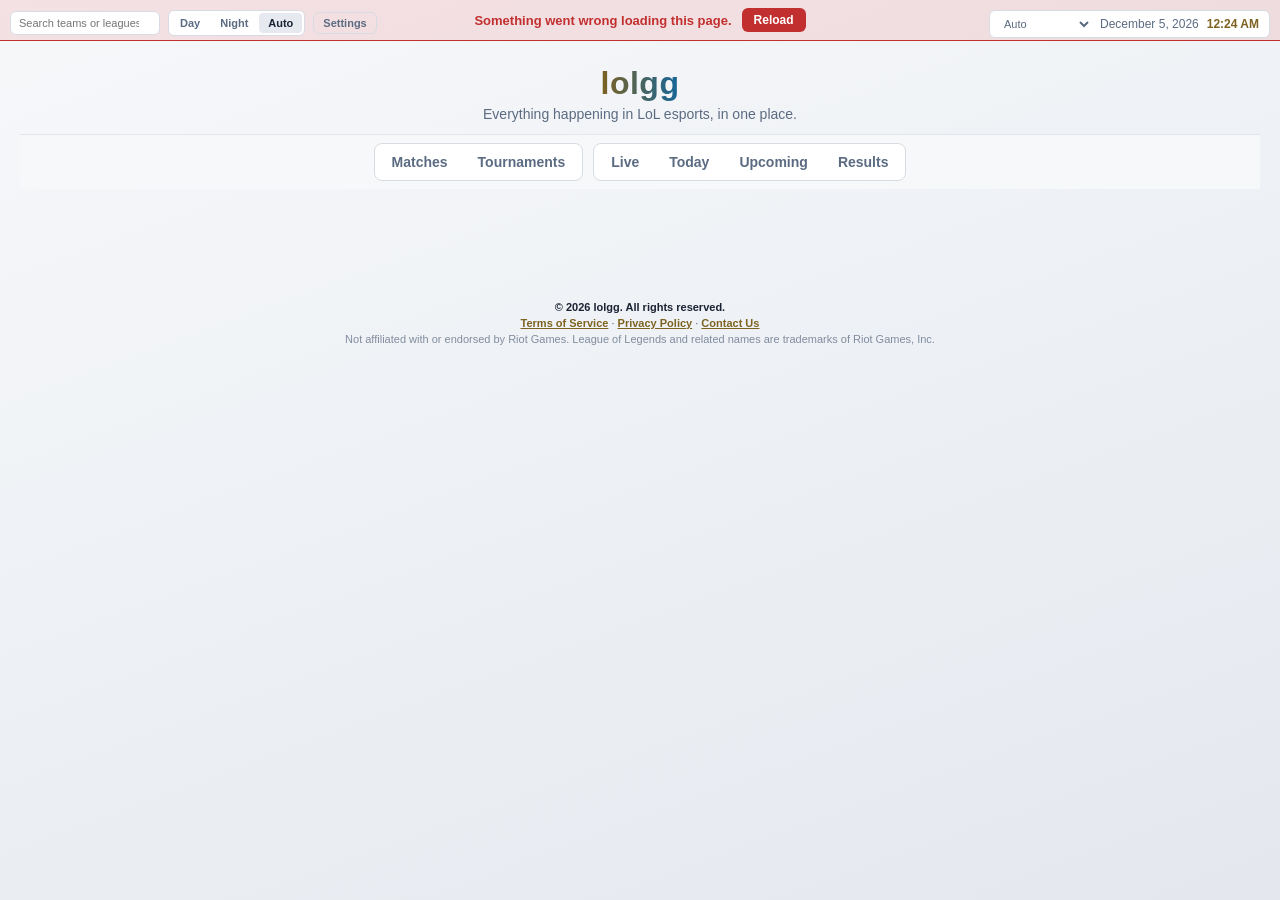
<file: index.html>
<!DOCTYPE html>
<html lang="en">
<head>
<meta charset="UTF-8" />
<meta name="viewport" content="width=device-width, initial-scale=1.0" />
<title>lolgg</title>
<meta name="description" content="Live League of Legends esports scores, schedules, brackets, standings and streams for every major league, in your time zone." />
<link rel="canonical" href="https://hle0110.github.io/lolgg/" />
<meta property="og:type" content="website" />
<meta property="og:site_name" content="lolgg" />
<meta property="og:title" content="lolgg: LoL esports scores, schedules and brackets" />
<meta property="og:description" content="Live scores, schedules, brackets, standings and streams for every major League of Legends league." />
<meta property="og:url" content="https://hle0110.github.io/lolgg/" />
<meta property="og:image" content="https://hle0110.github.io/lolgg/icons/icon-512.png" />
<meta name="twitter:card" content="summary" />
<meta name="theme-color" content="#0a1428" />
<link rel="manifest" href="manifest.json" />
<link rel="icon" href="icons/favicon.ico" sizes="any" />
<link rel="icon" type="image/png" href="icons/icon-192.png" />
<link rel="apple-touch-icon" href="icons/icon-192.png" />
<script>try { document.documentElement.setAttribute("data-theme", localStorage.getItem("lolgg_theme") || "auto"); if (localStorage.getItem("lolgg_hide_scores") === "1") document.documentElement.classList.add("hide-scores"); } catch (e) { document.documentElement.setAttribute("data-theme", "auto"); }</script>
<link rel="stylesheet" href="style.css?v=20261002z6" />
<link rel="stylesheet" href="esports.css?v=20261115a" />
</head>
<body>
  <div id="tz-picker" class="tz-picker">
    <div class="site-search" id="site-search">
      <input type="search" id="site-search-input" class="site-search-input" placeholder="Search teams or leagues…" aria-label="Search teams or leagues" autocomplete="off" />
      <div id="site-search-results" class="site-search-results" role="listbox" aria-label="Search results"></div>
    </div>
    <div id="theme-toggle" class="theme-toggle" role="group" aria-label="Theme">
      <button type="button" class="theme-btn" data-theme-choice="light">Day</button>
      <button type="button" class="theme-btn" data-theme-choice="dark">Night</button>
      <button type="button" class="theme-btn" data-theme-choice="auto">Auto</button>
    </div>
    <details class="settings-menu" id="settings-menu">
      <summary class="theme-btn">Settings</summary>
      <div class="settings-panel">
        <button type="button" id="scores-toggle" class="theme-btn" aria-pressed="false" title="Hide series scores and winners">Hide scores</button>
        <button type="button" id="notify-btn" class="theme-btn hidden" aria-pressed="false" title="Alerts when a favorite team goes live, while this tab is open">Notify Me</button>
      </div>
    </details>
  </div>
  <div id="top-clock" class="top-clock">
    <select id="tz-select" class="tz-select" aria-label="Time zone"></select>
    <span id="top-clock-date" class="top-clock-date"></span>
    <span id="top-clock-time" class="top-clock-time"></span>
  </div>
  <div id="event-toast-container" class="event-toast-container"></div>
  <div id="offline-banner" class="offline-banner hidden" role="status">You're offline. Live data will resume once you're back online.</div>
  <div id="fatal-error-banner" class="fatal-error-banner hidden" role="alert"></div>
  <header>
    <h1><a href="#/" class="brand-link">lolgg</a></h1>
    <p>Everything happening in LoL esports, in one place.</p>
    <nav class="site-nav" id="tabs" aria-label="Browse">
      <div class="seg" role="group" aria-label="View">
        <button type="button" class="seg-btn" data-view="matches" aria-pressed="true">Matches</button>
        <button type="button" class="seg-btn" data-view="tournaments" aria-pressed="false">Tournaments</button>
      </div>
      <div class="seg" role="group" aria-label="Status">
        <button type="button" class="seg-btn" data-status="live" aria-pressed="true">Live</button>
        <button type="button" class="seg-btn" data-status="today" aria-pressed="false">Today</button>
        <button type="button" class="seg-btn" data-status="upcoming" aria-pressed="false">Upcoming</button>
        <button type="button" class="seg-btn" data-status="completed" aria-pressed="false">Results</button>
      </div>
    </nav>
  </header>

  <div id="home-view">
    <div id="champion-banner" class="champion-banner hidden"></div>
    <div id="league-filter" class="league-filter"></div>

    <main id="esports-main">
      <p class="data-freshness" id="home-freshness"></p>
      <section id="tab-content"></section>
    </main>
  </div>

  <div id="match-view" class="hidden">
    <main id="match-main" class="match-page"></main>
  </div>

  <div id="tournament-view" class="hidden">
    <main id="tournament-main" class="match-page"></main>
  </div>

  <div id="team-view" class="hidden">
    <main id="team-main" class="match-page"></main>
  </div>

  <footer>
    <p class="footer-copyright">&copy; 2026 lolgg. All rights reserved.</p>
    <p class="footer-links"><a href="terms.html">Terms of Service</a> &middot; <a href="privacy.html">Privacy Policy</a> &middot; <a href="contact.html">Contact Us</a></p>
    <p class="footer-disclaimer">Not affiliated with or endorsed by Riot Games. League of Legends and related names are trademarks of Riot Games, Inc.</p>
  </footer>

  <script src="app.js?v=20261115a"></script>
  <script>
    if ("serviceWorker" in navigator) {
      window.addEventListener("load", () => navigator.serviceWorker.register("sw.js").catch(() => {}));
    }
  </script>
</body>
</html>
</file>
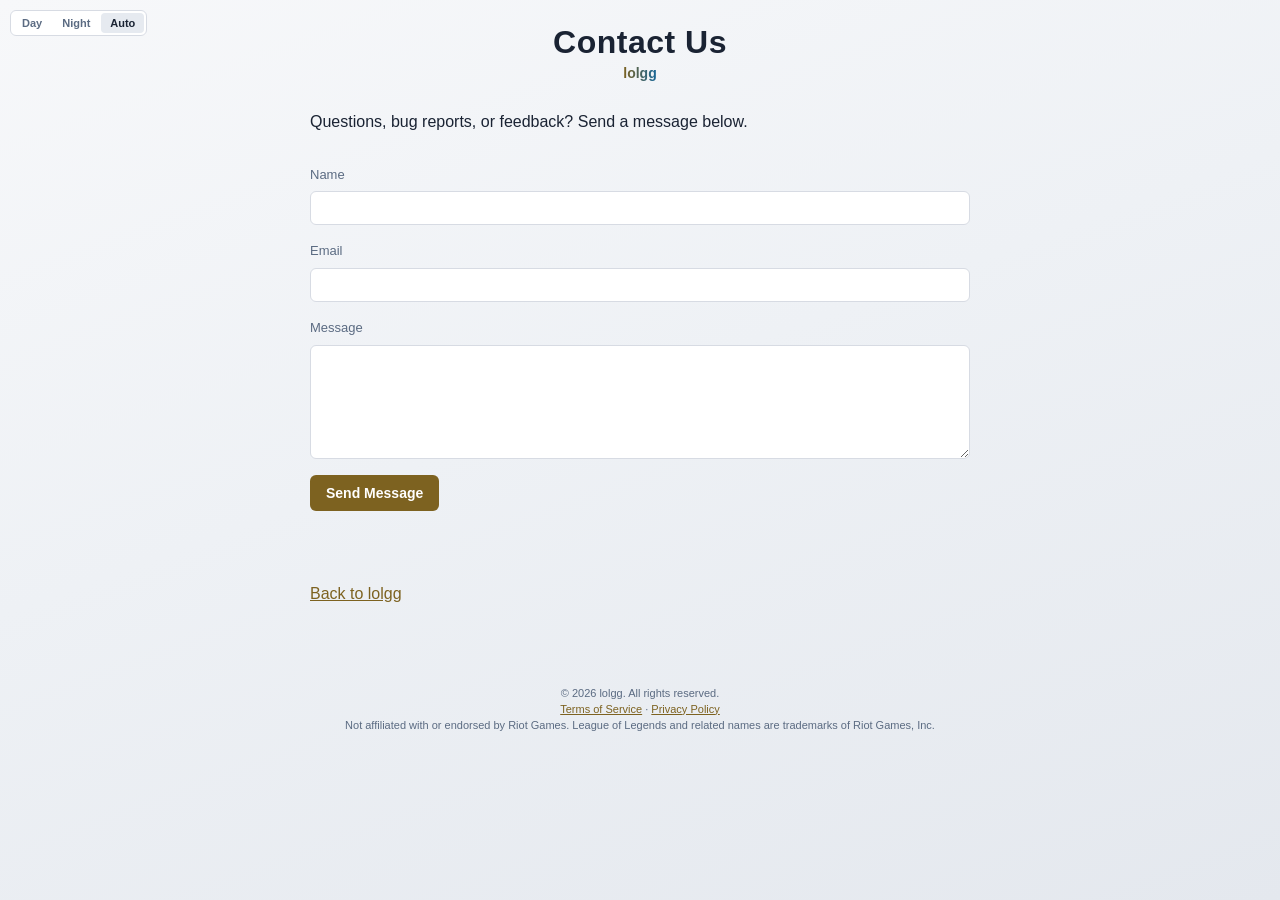
<file: contact.html>
<!DOCTYPE html>
<html lang="en">
<head>
<meta charset="UTF-8" />
<meta name="viewport" content="width=device-width, initial-scale=1.0" />
<title>Contact Us | lolgg</title>
<script>document.documentElement.setAttribute("data-theme", (function () { try { return localStorage.getItem("lolgg_theme") || "auto"; } catch (e) { return "auto"; } })());</script>
<link rel="stylesheet" href="style.css" />
</head>
<body>
  <div class="tz-picker">
    <div id="theme-toggle" class="theme-toggle" role="group" aria-label="Theme">
      <button type="button" class="theme-btn" data-theme-choice="light">Day</button>
      <button type="button" class="theme-btn" data-theme-choice="dark">Night</button>
      <button type="button" class="theme-btn" data-theme-choice="auto">Auto</button>
    </div>
  </div>
  <header>
    <h1>Contact Us</h1>
    <p><a href="index.html" class="brand-link">lolgg</a></p>
  </header>

  <main class="legal-page">
    <p>Questions, bug reports, or feedback? Send a message below.</p>

    <form id="contact-form" class="contact-form">
      <input type="hidden" name="access_key" value="33833a45-828e-4eef-b4d1-b73dabf6387b" />
      <input type="checkbox" name="botcheck" style="display:none" tabindex="-1" autocomplete="off" />
      <input type="hidden" name="subject" value="New message from lolgg contact form" />

      <label class="contact-label" for="contact-name">Name</label>
      <input class="contact-input" type="text" id="contact-name" name="name" required />

      <label class="contact-label" for="contact-email">Email</label>
      <input class="contact-input" type="email" id="contact-email" name="email" required />

      <label class="contact-label" for="contact-message">Message</label>
      <textarea class="contact-textarea" id="contact-message" name="message" rows="6" required></textarea>

      <button class="contact-submit" type="submit">Send Message</button>
      <p id="contact-status" class="contact-status"></p>
    </form>

    <p><a href="index.html">Back to lolgg</a></p>
  </main>

  <footer>
    <p class="footer-copyright">&copy; 2026 lolgg. All rights reserved.</p>
    <p class="footer-links"><a href="terms.html">Terms of Service</a> &middot; <a href="privacy.html">Privacy Policy</a></p>
    <p class="footer-disclaimer">Not affiliated with or endorsed by Riot Games. League of Legends and related names are trademarks of Riot Games, Inc.</p>
  </footer>
  <script>
  (function () {
    var KEY = "lolgg_theme";
    function getStored() { try { return localStorage.getItem(KEY) || "auto"; } catch (e) { return "auto"; } }
    function setStored(v) { try { localStorage.setItem(KEY, v); } catch (e) {} }
    var buttons = document.querySelectorAll(".theme-btn");
    function sync(theme) {
      buttons.forEach(function (b) { b.classList.toggle("active", b.getAttribute("data-theme-choice") === theme); });
    }
    sync(getStored());
    buttons.forEach(function (b) {
      b.addEventListener("click", function () {
        var theme = b.getAttribute("data-theme-choice");
        document.documentElement.setAttribute("data-theme", theme);
        setStored(theme);
        sync(theme);
      });
    });
  })();
  </script>
  <script>
  (function () {
    var form = document.getElementById("contact-form");
    var status = document.getElementById("contact-status");
    if (!form) return;
    form.addEventListener("submit", function (e) {
      e.preventDefault();
      status.textContent = "Sending…";
      status.className = "contact-status";
      var formData = new FormData(form);
      var payload = {};
      formData.forEach(function (value, key) { payload[key] = value; });
      fetch("https://api.web3forms.com/submit", {
        method: "POST",
        headers: { "Content-Type": "application/json", Accept: "application/json" },
        body: JSON.stringify(payload),
      })
        .then(function (res) { return res.json(); })
        .then(function (data) {
          if (data.success) {
            status.textContent = "Message sent. Thanks for reaching out!";
            status.className = "contact-status success";
            form.reset();
          } else {
            status.textContent = "Something went wrong. Please try again later.";
            status.className = "contact-status error";
          }
        })
        .catch(function () {
          status.textContent = "Something went wrong. Please try again later.";
          status.className = "contact-status error";
        });
    });
  })();
  </script>
</body>
</html>
</file>
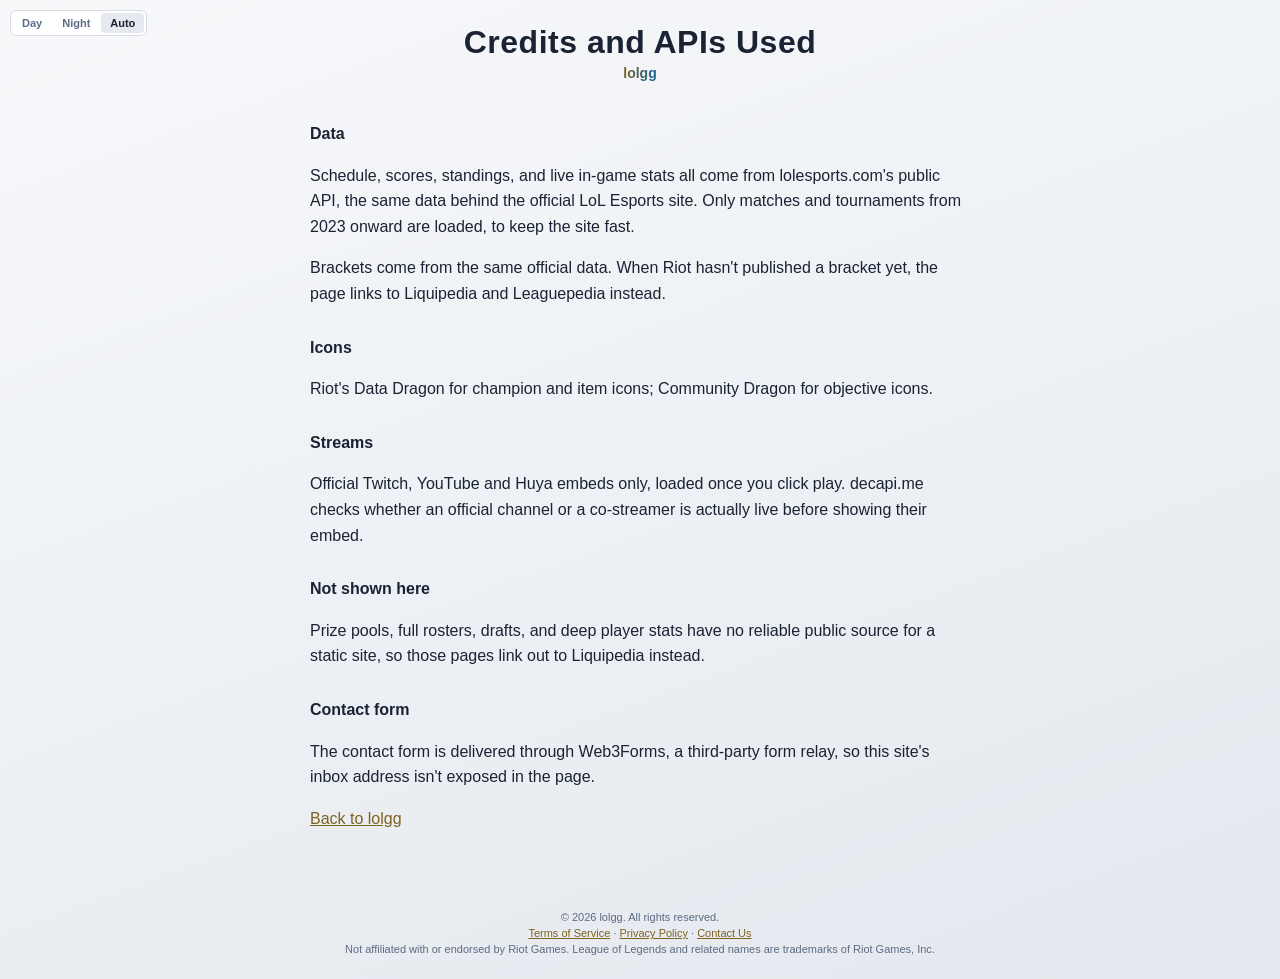
<file: credits.html>
<!DOCTYPE html>
<html lang="en">
<head>
<meta charset="UTF-8" />
<meta name="viewport" content="width=device-width, initial-scale=1.0" />
<title>Credits and APIs Used | lolgg</title>
<script>document.documentElement.setAttribute("data-theme", (function () { try { return localStorage.getItem("lolgg_theme") || "auto"; } catch (e) { return "auto"; } })());</script>
<link rel="stylesheet" href="style.css" />
</head>
<body>
  <div class="tz-picker">
    <div id="theme-toggle" class="theme-toggle" role="group" aria-label="Theme">
      <button type="button" class="theme-btn" data-theme-choice="light">Day</button>
      <button type="button" class="theme-btn" data-theme-choice="dark">Night</button>
      <button type="button" class="theme-btn" data-theme-choice="auto">Auto</button>
    </div>
  </div>
  <header>
    <h1>Credits and APIs Used</h1>
    <p><a href="index.html" class="brand-link">lolgg</a></p>
  </header>

  <main class="legal-page">
    <h2>Data</h2>
    <p>Schedule, scores, standings, and live in-game stats all come from lolesports.com's public API, the same data behind the official LoL Esports site. Only matches and tournaments from 2023 onward are loaded, to keep the site fast.</p>
    <p>Brackets come from the same official data. When Riot hasn't published a bracket yet, the page links to Liquipedia and Leaguepedia instead.</p>

    <h2>Icons</h2>
    <p>Riot's Data Dragon for champion and item icons; Community Dragon for objective icons.</p>

    <h2>Streams</h2>
    <p>Official Twitch, YouTube and Huya embeds only, loaded once you click play. decapi.me checks whether an official channel or a co-streamer is actually live before showing their embed.</p>

    <h2>Not shown here</h2>
    <p>Prize pools, full rosters, drafts, and deep player stats have no reliable public source for a static site, so those pages link out to Liquipedia instead.</p>

    <h2>Contact form</h2>
    <p>The contact form is delivered through Web3Forms, a third-party form relay, so this site's inbox address isn't exposed in the page.</p>

    <p><a href="index.html">Back to lolgg</a></p>
  </main>

  <footer>
    <p class="footer-copyright">&copy; 2026 lolgg. All rights reserved.</p>
    <p class="footer-links"><a href="terms.html">Terms of Service</a> &middot; <a href="privacy.html">Privacy Policy</a> &middot; <a href="contact.html">Contact Us</a></p>
    <p class="footer-disclaimer">Not affiliated with or endorsed by Riot Games. League of Legends and related names are trademarks of Riot Games, Inc.</p>
  </footer>
  <script>
  (function () {
    var KEY = "lolgg_theme";
    function getStored() { try { return localStorage.getItem(KEY) || "auto"; } catch (e) { return "auto"; } }
    function setStored(v) { try { localStorage.setItem(KEY, v); } catch (e) {} }
    var buttons = document.querySelectorAll(".theme-btn");
    function sync(theme) {
      buttons.forEach(function (b) { b.classList.toggle("active", b.getAttribute("data-theme-choice") === theme); });
    }
    sync(getStored());
    buttons.forEach(function (b) {
      b.addEventListener("click", function () {
        var theme = b.getAttribute("data-theme-choice");
        document.documentElement.setAttribute("data-theme", theme);
        setStored(theme);
        sync(theme);
      });
    });
  })();
  </script>
</body>
</html>
</file>
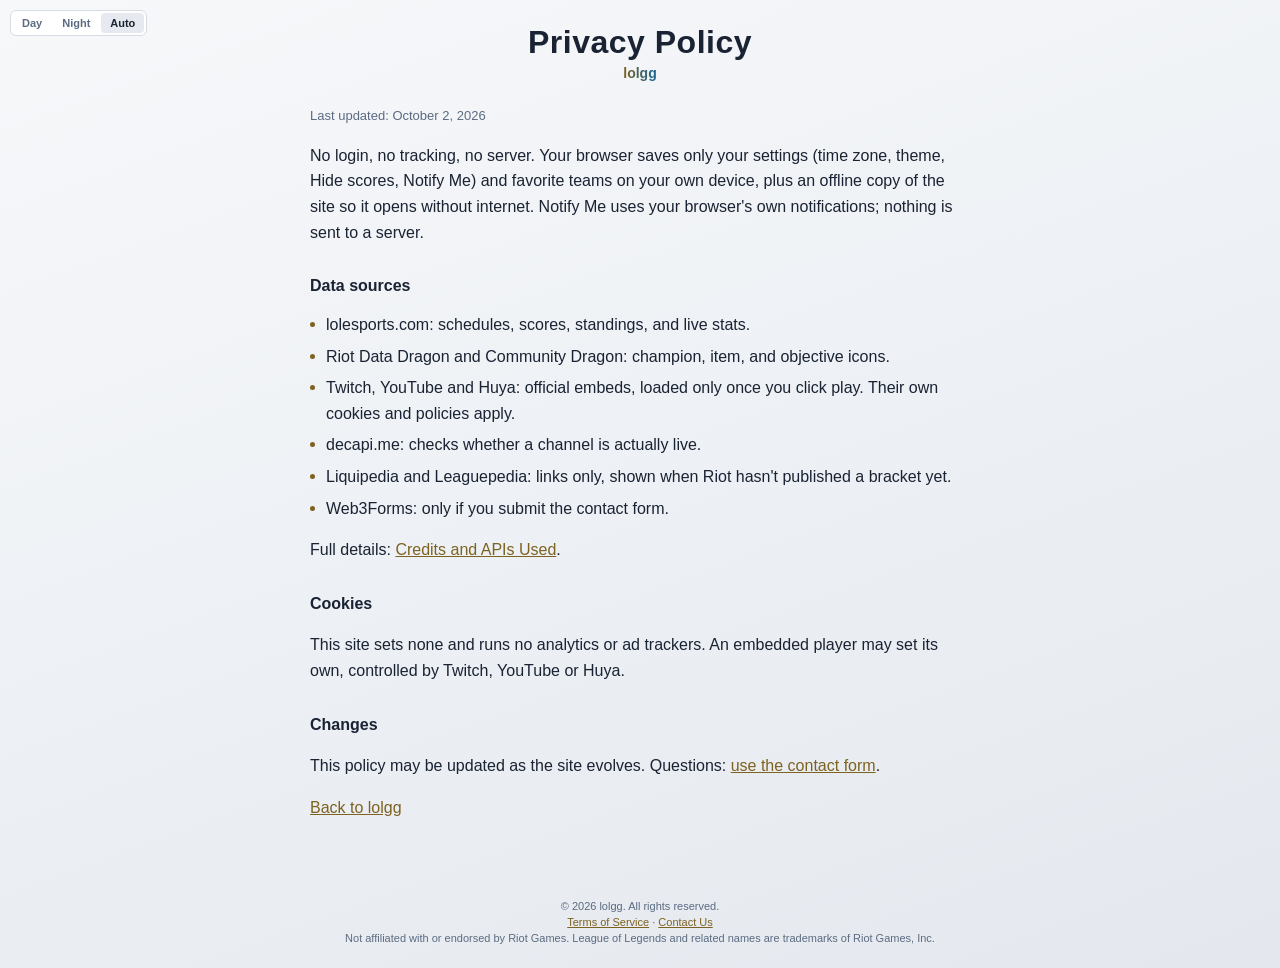
<file: privacy.html>
<!DOCTYPE html>
<html lang="en">
<head>
<meta charset="UTF-8" />
<meta name="viewport" content="width=device-width, initial-scale=1.0" />
<title>Privacy Policy | lolgg</title>
<script>document.documentElement.setAttribute("data-theme", (function () { try { return localStorage.getItem("lolgg_theme") || "auto"; } catch (e) { return "auto"; } })());</script>
<link rel="stylesheet" href="style.css" />
</head>
<body>
  <div class="tz-picker">
    <div id="theme-toggle" class="theme-toggle" role="group" aria-label="Theme">
      <button type="button" class="theme-btn" data-theme-choice="light">Day</button>
      <button type="button" class="theme-btn" data-theme-choice="dark">Night</button>
      <button type="button" class="theme-btn" data-theme-choice="auto">Auto</button>
    </div>
  </div>
  <header>
    <h1>Privacy Policy</h1>
    <p><a href="index.html" class="brand-link">lolgg</a></p>
  </header>

  <main class="legal-page">
    <p class="legal-updated">Last updated: October 2, 2026</p>
    <p>No login, no tracking, no server. Your browser saves only your settings (time zone, theme, Hide scores, Notify Me) and favorite teams on your own device, plus an offline copy of the site so it opens without internet. Notify Me uses your browser's own notifications; nothing is sent to a server.</p>

    <h2>Data sources</h2>
    <ul>
      <li>lolesports.com: schedules, scores, standings, and live stats.</li>
      <li>Riot Data Dragon and Community Dragon: champion, item, and objective icons.</li>
      <li>Twitch, YouTube and Huya: official embeds, loaded only once you click play. Their own cookies and policies apply.</li>
      <li>decapi.me: checks whether a channel is actually live.</li>
      <li>Liquipedia and Leaguepedia: links only, shown when Riot hasn't published a bracket yet.</li>
      <li>Web3Forms: only if you submit the contact form.</li>
    </ul>
    <p>Full details: <a href="credits.html">Credits and APIs Used</a>.</p>

    <h2>Cookies</h2>
    <p>This site sets none and runs no analytics or ad trackers. An embedded player may set its own, controlled by Twitch, YouTube or Huya.</p>

    <h2>Changes</h2>
    <p>This policy may be updated as the site evolves. Questions: <a href="contact.html">use the contact form</a>.</p>

    <p><a href="index.html">Back to lolgg</a></p>
  </main>

  <footer>
    <p class="footer-copyright">&copy; 2026 lolgg. All rights reserved.</p>
    <p class="footer-links"><a href="terms.html">Terms of Service</a> &middot; <a href="contact.html">Contact Us</a></p>
    <p class="footer-disclaimer">Not affiliated with or endorsed by Riot Games. League of Legends and related names are trademarks of Riot Games, Inc.</p>
  </footer>
  <script>
  (function () {
    var KEY = "lolgg_theme";
    function getStored() { try { return localStorage.getItem(KEY) || "auto"; } catch (e) { return "auto"; } }
    function setStored(v) { try { localStorage.setItem(KEY, v); } catch (e) {} }
    var buttons = document.querySelectorAll(".theme-btn");
    function sync(theme) {
      buttons.forEach(function (b) { b.classList.toggle("active", b.getAttribute("data-theme-choice") === theme); });
    }
    sync(getStored());
    buttons.forEach(function (b) {
      b.addEventListener("click", function () {
        var theme = b.getAttribute("data-theme-choice");
        document.documentElement.setAttribute("data-theme", theme);
        setStored(theme);
        sync(theme);
      });
    });
  })();
  </script>
</body>
</html>
</file>
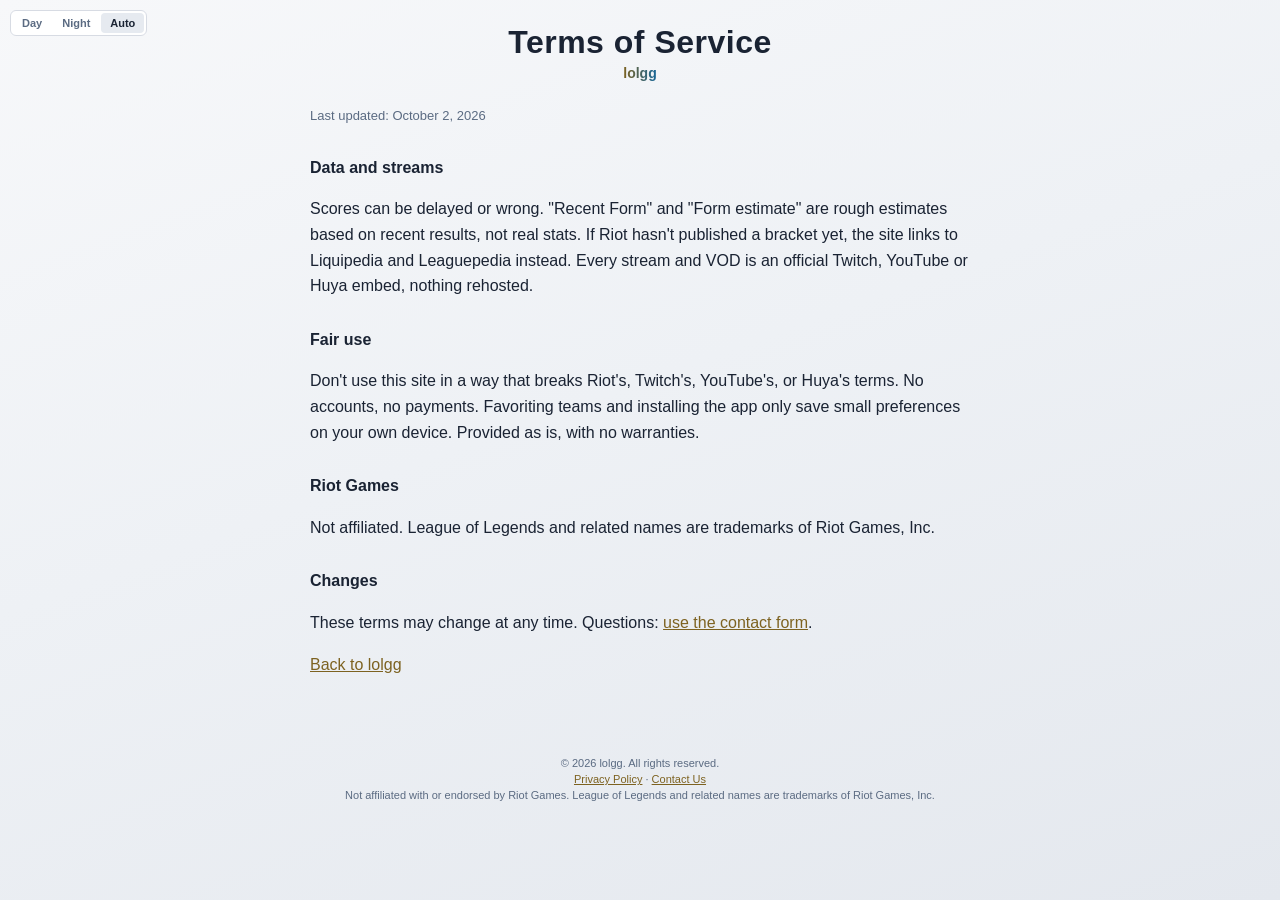
<file: terms.html>
<!DOCTYPE html>
<html lang="en">
<head>
<meta charset="UTF-8" />
<meta name="viewport" content="width=device-width, initial-scale=1.0" />
<title>Terms of Service | lolgg</title>
<script>document.documentElement.setAttribute("data-theme", (function () { try { return localStorage.getItem("lolgg_theme") || "auto"; } catch (e) { return "auto"; } })());</script>
<link rel="stylesheet" href="style.css" />
</head>
<body>
  <div class="tz-picker">
    <div id="theme-toggle" class="theme-toggle" role="group" aria-label="Theme">
      <button type="button" class="theme-btn" data-theme-choice="light">Day</button>
      <button type="button" class="theme-btn" data-theme-choice="dark">Night</button>
      <button type="button" class="theme-btn" data-theme-choice="auto">Auto</button>
    </div>
  </div>
  <header>
    <h1>Terms of Service</h1>
    <p><a href="index.html" class="brand-link">lolgg</a></p>
  </header>

  <main class="legal-page">
    <p class="legal-updated">Last updated: October 2, 2026</p>

    <h2>Data and streams</h2>
    <p>Scores can be delayed or wrong. "Recent Form" and "Form estimate" are rough estimates based on recent results, not real stats. If Riot hasn't published a bracket yet, the site links to Liquipedia and Leaguepedia instead. Every stream and VOD is an official Twitch, YouTube or Huya embed, nothing rehosted.</p>

    <h2>Fair use</h2>
    <p>Don't use this site in a way that breaks Riot's, Twitch's, YouTube's, or Huya's terms. No accounts, no payments. Favoriting teams and installing the app only save small preferences on your own device. Provided as is, with no warranties.</p>

    <h2>Riot Games</h2>
    <p>Not affiliated. League of Legends and related names are trademarks of Riot Games, Inc.</p>

    <h2>Changes</h2>
    <p>These terms may change at any time. Questions: <a href="contact.html">use the contact form</a>.</p>

    <p><a href="index.html">Back to lolgg</a></p>
  </main>

  <footer>
    <p class="footer-copyright">&copy; 2026 lolgg. All rights reserved.</p>
    <p class="footer-links"><a href="privacy.html">Privacy Policy</a> &middot; <a href="contact.html">Contact Us</a></p>
    <p class="footer-disclaimer">Not affiliated with or endorsed by Riot Games. League of Legends and related names are trademarks of Riot Games, Inc.</p>
  </footer>
  <script>
  (function () {
    var KEY = "lolgg_theme";
    function getStored() { try { return localStorage.getItem(KEY) || "auto"; } catch (e) { return "auto"; } }
    function setStored(v) { try { localStorage.setItem(KEY, v); } catch (e) {} }
    var buttons = document.querySelectorAll(".theme-btn");
    function sync(theme) {
      buttons.forEach(function (b) { b.classList.toggle("active", b.getAttribute("data-theme-choice") === theme); });
    }
    sync(getStored());
    buttons.forEach(function (b) {
      b.addEventListener("click", function () {
        var theme = b.getAttribute("data-theme-choice");
        document.documentElement.setAttribute("data-theme", theme);
        setStored(theme);
        sync(theme);
      });
    });
  })();
  </script>
</body>
</html>
</file>
<file: style.css>
:root, html[data-theme="dark"] {
  --bg: #0a1428;
  --bg-grad-mid: #0d1f3d;
  --bg-grad-end: #060d1c;
  --panel: #0f2240;
  --panel-alt: #16294e;
  --panel-hover: #14294c;
  --border: #274063;
  --border-soft: #1c3252;
  --border-dashed: #3a4d6e;
  --border-card: #2c4568;
  --border-muted-strong: #4a5d7a;
  --nav-border: #1a2f52;
  --gold: #c8aa6e;
  --gold-alt: #e0b95e;
  --gold-contrast: #1a1408;
  --heading: #c8aa6e;
  --blue-team: #3fa7e0;
  --red-team: #e05656;
  --team-bar-text: #0a1428;
  --positive: #4fd19c;
  --text: #f0e6d2;
  --muted: #a3b0c2;
  --text-dim: rgba(255, 255, 255, 0.6);
  --tint-faint: rgba(255, 255, 255, 0.015);
  --tint-weak: rgba(255, 255, 255, 0.03);
  --tint-soft: rgba(255, 255, 255, 0.04);
  --tint-mild: rgba(255, 255, 255, 0.05);
  --tint-medium: rgba(255, 255, 255, 0.06);
  --tint-hover: rgba(255, 255, 255, 0.07);
  --tint-strong: rgba(255, 255, 255, 0.08);
  --shadow: rgba(0, 0, 0, 0.35);
  --poster-grad-a: #142544;
  --poster-grad-b: #090d17;
  --logo-chip-bg: transparent;
  --logo-ring: var(--border);
}

html[data-theme="light"] {
  --bg: #f7f8fa;
  --bg-grad-mid: #eef1f5;
  --bg-grad-end: #e4e8ee;
  --panel: #ffffff;
  --panel-alt: #eef1f6;
  --panel-hover: #e6eaf0;
  --border: #d7dbe3;
  --border-soft: #e6e9ee;
  --border-dashed: #c7cdd8;
  --border-card: #d2d7e0;
  --border-muted-strong: #9aa4b5;
  --nav-border: #e2e5ec;
  --gold: #7d6220;
  --gold-alt: #8a6d24;
  --gold-contrast: #ffffff;
  --heading: #1a2333;
  --blue-team: #166699;
  --red-team: #c22f2f;
  --team-bar-text: #ffffff;
  --positive: #157a4e;
  --text: #1a2333;
  --muted: #5b6b82;
  --text-dim: rgba(0, 0, 0, 0.6);
  --tint-faint: rgba(10, 20, 35, 0.025);
  --tint-weak: rgba(10, 20, 35, 0.045);
  --tint-soft: rgba(10, 20, 35, 0.055);
  --tint-mild: rgba(10, 20, 35, 0.06);
  --tint-medium: rgba(10, 20, 35, 0.07);
  --tint-hover: rgba(10, 20, 35, 0.08);
  --tint-strong: rgba(10, 20, 35, 0.09);
  --shadow: rgba(20, 25, 35, 0.15);
  --poster-grad-a: #eef1f6;
  --poster-grad-b: #e2e6ee;

  --logo-chip-bg: #101d33;

  --logo-ring: #5b6b82;
}
@media (prefers-color-scheme: light) {

  html[data-theme="auto"] {
    --bg: #f7f8fa;
    --bg-grad-mid: #eef1f5;
    --bg-grad-end: #e4e8ee;
    --panel: #ffffff;
    --panel-alt: #eef1f6;
    --panel-hover: #e6eaf0;
    --border: #d7dbe3;
    --border-soft: #e6e9ee;
    --border-dashed: #c7cdd8;
    --border-card: #d2d7e0;
    --border-muted-strong: #9aa4b5;
    --nav-border: #e2e5ec;
    --gold: #7d6220;
    --gold-alt: #8a6d24;
    --gold-contrast: #ffffff;
    --heading: #1a2333;
    --blue-team: #166699;
    --red-team: #c22f2f;
    --team-bar-text: #ffffff;
    --positive: #157a4e;
    --text: #1a2333;
    --muted: #5b6b82;
    --text-dim: rgba(0, 0, 0, 0.6);
    --tint-faint: rgba(10, 20, 35, 0.025);
    --tint-weak: rgba(10, 20, 35, 0.045);
    --tint-soft: rgba(10, 20, 35, 0.055);
    --tint-mild: rgba(10, 20, 35, 0.06);
    --tint-medium: rgba(10, 20, 35, 0.07);
    --tint-hover: rgba(10, 20, 35, 0.08);
    --tint-strong: rgba(10, 20, 35, 0.09);
    --shadow: rgba(20, 25, 35, 0.15);
    --poster-grad-a: #eef1f6;
    --poster-grad-b: #e2e6ee;
    --logo-chip-bg: #101d33;
    --logo-ring: #5b6b82;
  }
}
* { box-sizing: border-box; }
button, a {
  overflow: visible;
}
html, body {
  overflow-x: hidden;
  width: 100%;
}
body {
  margin: 0;
  font-family: -apple-system, BlinkMacSystemFont, "Segoe UI", Roboto, sans-serif;
  background: linear-gradient(160deg, var(--bg) 0%, var(--bg-grad-mid) 45%, var(--bg-grad-end) 100%);
  color: var(--text);
  min-height: 100vh;
  transition: background 0.2s ease, color 0.2s ease;
}
.hidden { display: none !important; }
.tz-picker {
  position: fixed;
  top: 10px;
  left: 10px;
  z-index: 50;
  display: flex;
  align-items: center;
  gap: 8px;
  flex-wrap: wrap;
}
.tz-select {
  background: var(--panel);
  border: 1px solid var(--border);
  color: var(--text);
  border-radius: 6px;
  padding: 5px 8px;
  font-size: 11px;
  cursor: pointer;
}

.theme-toggle {
  display: inline-flex;
  align-items: center;
  gap: 2px;
  background: var(--panel);
  border: 1px solid var(--border);
  border-radius: 6px;
  padding: 2px;
}
.theme-btn {
  background: transparent;
  border: none;
  color: var(--muted);
  font-size: 11px;
  font-weight: 600;
  padding: 4px 9px;
  border-radius: 4px;
  cursor: pointer;
}
.theme-btn:hover {
  color: var(--text);
}
.theme-btn.active {
  background: var(--panel-hover);
  color: var(--text);
}
header {
  padding: 24px 20px 12px;
  text-align: center;
}
header h1 {
  margin: 0 0 4px;
  letter-spacing: 0.5px;
}
.brand-link {
  background: linear-gradient(90deg, var(--gold), var(--blue-team));
  -webkit-background-clip: text;
  background-clip: text;
  color: transparent;
  text-decoration: none;
  font-weight: 800;
}
header p {
  margin: 0;
  color: var(--muted);
  font-size: 14px;
}
#status {
  text-align: center;
  color: var(--muted);
  min-height: 20px;
  padding: 0 20px 8px;
}
#status.error { color: var(--red-team); }
footer {
  text-align: center;
  color: var(--muted);
  font-size: 11px;
  padding: 20px;
}
footer p {
  max-width: 700px;
  margin: 4px auto;
}
footer a {
  color: var(--gold);
}
.legal-page {
  max-width: 700px;
  margin: 0 auto;
  padding: 0 20px 40px;
  line-height: 1.6;
}
.legal-page h2 {
  color: var(--heading);
  font-size: 16px;
  margin-top: 28px;
}
.legal-page a {
  color: var(--gold);
}
.legal-page ul {
  list-style: none;
  margin: 0;
  padding: 0;
}
.legal-page li {
  position: relative;
  padding-left: 16px;
  margin-bottom: 6px;
}
.legal-page li::before {
  content: "";
  position: absolute;
  left: 0;
  top: 0.62em;
  width: 5px;
  height: 5px;
  border-radius: 50%;
  background: var(--gold);
}
.legal-page .legal-updated {
  color: var(--muted);
  font-size: 13px;
}
.contact-form {
  display: flex;
  flex-direction: column;
  gap: 6px;
  margin: 20px 0;
}
.contact-label {
  font-size: 13px;
  color: var(--muted);
  margin-top: 10px;
}
.contact-input,
.contact-textarea {
  background: var(--panel);
  border: 1px solid var(--border);
  color: var(--text);
  border-radius: 6px;
  padding: 8px 10px;
  font-size: 14px;
  font-family: inherit;
}
.contact-textarea {
  resize: vertical;
}
.contact-submit {
  background: var(--gold);
  color: var(--gold-contrast);
  border: none;
  border-radius: 6px;
  padding: 10px 16px;
  font-weight: 700;
  font-size: 14px;
  cursor: pointer;
  margin-top: 10px;
  width: fit-content;
}
.contact-submit:hover {
  opacity: 0.9;
}
.contact-status {
  font-size: 13px;
  color: var(--muted);
  min-height: 18px;
}
.contact-status.success {
  color: var(--positive);
}
.contact-status.error {
  color: var(--red-team);
}
</file>
<file: esports.css>
.offline-banner,
.fatal-error-banner {
  text-align: center;
  font-size: 13px;
  font-weight: 600;
  padding: 8px 16px;
}
.offline-banner {
  background: var(--panel-alt);
  color: var(--muted);
  border-bottom: 1px solid var(--border);
}
.fatal-error-banner {
  background: rgba(224, 86, 86, 0.14);
  color: var(--red-team);
  border-bottom: 1px solid var(--red-team);
  display: flex;
  align-items: center;
  justify-content: center;
  gap: 10px;
  flex-wrap: wrap;
}
.fatal-error-reload {
  background: var(--red-team);
  color: var(--team-bar-text);
  border: none;
  border-radius: 6px;
  padding: 5px 12px;
  font-size: 12px;
  font-weight: 700;
  cursor: pointer;
}
.fatal-error-reload:hover {
  opacity: 0.9;
}

@media (max-width: 480px) {
  #esports-main,
  .league-filter,
  .tabs,
  .match-page,
  header {
    padding-left: 10px;
    padding-right: 10px;
  }
  .modal-header {
    flex-wrap: wrap;
  }
  .stream-controls-row {
    flex-direction: column;
    align-items: stretch;
    gap: 8px;
  }
  .stream-controls-row .theatre-toggle-btn {
    width: 100%;
  }
  .costream-select-row {
    flex-wrap: wrap;
  }
  .liveplayer-row {
    font-size: 10px;
    gap: 4px;
    padding: 4px 6px;
  }
  .liveplayer-champ-icon-wrap,
  .liveplayer-champ-icon {
    width: 20px;
    height: 20px;
  }
  .liveplayer-hp {
    width: 26px;
  }
}
@media (max-width: 700px) {
  .match-page {
    max-width: 100%;
  }
}

.top-clock {
  position: fixed;
  top: 10px;
  right: 10px;
  z-index: 50;
  display: flex;
  align-items: center;
  gap: 8px;
  background: var(--panel);
  border: 1px solid var(--border);
  border-radius: 6px;
  padding: 6px 10px;
  font-size: 12px;
}
.top-clock .tz-select {
  background: transparent;
  border: none;
  padding: 0;
  margin: 0;
  font-size: 11px;
  color: var(--muted);
  max-width: 92px;
}
.top-clock-date {
  color: var(--muted);
}
.top-clock-time {
  color: var(--gold);
  font-weight: 700;
  font-variant-numeric: tabular-nums;
}
@media (max-width: 900px) {
  .top-clock {
    position: static;
    justify-content: center;
    margin: 6px auto 0;
    width: fit-content;
  }
  .tz-picker {
    position: static;
    justify-content: center;
    margin: 8px auto 0;
    width: fit-content;
  }
}
@media (orientation: landscape) and (max-height: 420px) {
  header {
    padding-top: 10px;
    padding-bottom: 8px;
  }
  header h1 {
    font-size: 18px;
    margin-bottom: 2px;
  }
  header p {
    font-size: 12px;
  }
}
.footer-copyright {
  color: var(--text);
  font-weight: 600;
}
.footer-links a {
  font-weight: 600;
}
.footer-disclaimer {
  opacity: 0.75;
}
.tournaments-grid {
  display: grid;
  grid-template-columns: repeat(auto-fit, minmax(160px, 1fr));
  gap: 12px;
}
.tournament-card {
  background: linear-gradient(160deg, var(--panel), var(--panel-alt));
  border: 1px solid var(--border-card);
  border-radius: 10px;
  padding: 16px;
  text-align: center;
  text-decoration: none;
  color: inherit;
  transition: background 0.15s, transform 0.15s;
}
.tournament-card:hover {
  background: var(--panel-hover);
  transform: translateY(-2px);
}
.tournament-card img {
  width: 40px;
  height: 40px;
  border-radius: 8px;
  margin-bottom: 8px;
}
.tournament-card-name {
  font-weight: 600;
  font-size: 13px;
  margin-bottom: 4px;
  overflow-wrap: break-word;
  white-space: normal;
}
.tournament-card-dates {
  font-size: 11px;
  overflow-wrap: break-word;
  white-space: normal;
}
.teams-grid {
  display: grid;
  grid-template-columns: repeat(auto-fit, minmax(120px, 1fr));
  gap: 10px;
  margin-bottom: 10px;
}
.team-card {
  position: relative;
  background: var(--tint-weak);
  border-radius: 8px;
  padding: 10px;
  text-align: center;
  font-size: 12px;
  text-decoration: none;
  color: inherit;
  display: block;
  transition: background 0.15s, transform 0.15s;
  overflow: hidden;
}
.team-card .team-name {
  overflow-wrap: break-word;
  word-break: break-word;
}
a.team-card:hover {
  background: var(--tint-hover);
  transform: translateY(-2px);
}
.team-card img, .team-card .team-avatar-fallback {
  width: 32px;
  height: 32px;
  margin: 0 auto 6px;
}

.team-card img {
  background: var(--logo-chip-bg, transparent);

  border: 1px solid var(--logo-ring, var(--border));
  border-radius: 4px;
  object-fit: contain;
}
.team-link {
  text-decoration: none;
  color: inherit;

  display: flex;
  align-items: center;
  gap: 2px;
  min-width: 0;
  max-width: 100%;
  border-radius: 8px;
  transition: background 0.15s;
}
.match-teams .team-link:first-child {
  justify-content: flex-end;
  justify-self: end;
}
.match-teams .team-link:last-child {
  justify-content: flex-start;
  justify-self: start;
}
.team-link .esports-team {
  min-width: 0;
}
.team-link:hover {
  background: var(--tint-mild);
}
.league-filter {
  max-width: 1100px;
  margin: 0 auto;
  padding: 8px 20px;
  display: flex;
  flex-wrap: wrap;
  gap: 6px;
}
.league-pill {
  background: var(--panel);
  border: 1px solid var(--border);
  color: var(--muted);
  border-radius: 20px;
  padding: 6px 14px;
  font-size: 12px;
  cursor: pointer;
  white-space: normal;
  overflow: visible;
  flex-shrink: 0;
  max-width: 100%;
}
.league-pill.active {
  background: linear-gradient(90deg, var(--gold), var(--gold-alt));
  color: var(--gold-contrast);
  border-color: var(--gold);
  font-weight: 600;
}
#esports-main {
  max-width: 1100px;
  margin: 0 auto;
  padding: 0 20px 60px;
}
.champion-banner {
  max-width: 1100px;
  margin: 12px auto 0;
  padding: 0 20px;
}
.champion-banner-link {
  display: flex;
  align-items: center;
  justify-content: center;
  gap: 10px;
  padding: 10px 14px;
  border: 1px solid var(--gold);
  border-radius: 8px;
  background: var(--tint-weak);
  color: var(--gold);
  font-weight: 600;
  font-size: 14px;
  text-decoration: none;
}
.champion-banner-link:hover {
  background: var(--tint-strong);
}
.champion-banner-link img,
.champion-banner-link .team-avatar-fallback {
  width: 24px;
  height: 24px;
  border-radius: 4px;
  object-fit: contain;
  flex-shrink: 0;
}
.data-freshness {
  color: var(--muted);
  font-size: 11px;
  margin: 2px 0 10px;
}
.data-freshness:empty {
  display: none;
}
.loading, .idle {
  color: var(--muted);
  font-size: 13px;
  padding: 12px 0;
}
.tabs {
  overflow-x: auto;
  max-width: 1100px;
  margin: 0 auto;
  padding: 4px 20px 0;
  display: flex;
  gap: 6px;
}
.live-grid {
  display: grid;
  grid-template-columns: repeat(auto-fit, minmax(300px, 1fr));
  gap: 12px;
}

@media (max-width: 380px) {
  .live-grid {
    grid-template-columns: 1fr;
  }
}
.live-grid .schedule-row { margin-bottom: 0; }

.live-grid .schedule-row {
  display: grid;
  grid-template-columns: 24px 1fr;
  grid-template-areas:
    "logo league"
    "teams teams"
    "meta meta";
  align-items: center;
  gap: 6px 10px;
}
.live-grid .schedule-row .league-logo { grid-area: logo; }
.live-grid .schedule-row .league-name { grid-area: league; flex: initial; min-width: 0; }
.live-grid .schedule-row .match-teams { grid-area: teams; }
.live-grid .schedule-row .match-meta {
  grid-area: meta;
  justify-content: flex-start;
  min-width: 0;
  width: 100%;
}
.stream-embed {
  width: 100%;
  aspect-ratio: 16 / 9;
  border: none;
  border-radius: 8px;
  background: #000;
}
.stream-embed-wrap { margin-top: 8px; }
.stream-embed-frame {
  position: relative;
  width: 100%;
}
.stream-reload-btn {
  position: absolute;

  top: 48px;
  right: 8px;
  z-index: 5;
  background: rgba(10, 14, 24, 0.75);
  border: 1px solid var(--border);
  color: var(--text);
  border-radius: 6px;
  padding: 5px 10px;
  font-size: 11px;
  cursor: pointer;
  backdrop-filter: blur(2px);
}
.stream-reload-btn:hover {
  background: rgba(10, 14, 24, 0.92);
  border-color: var(--gold);
  color: var(--gold);
}

.stream-poster {
  width: 100%;
  min-height: 64px;
  border: 1px dashed var(--border);
  border-radius: 8px;
  background: linear-gradient(160deg, var(--poster-grad-a), var(--poster-grad-b));
  color: var(--text);
  display: flex;
  flex-direction: row;
  align-items: center;
  justify-content: center;
  gap: 10px;
  cursor: pointer;
  padding: 10px;
}
.stream-poster-play {
  width: 32px;
  height: 32px;
  border-radius: 50%;
  background: var(--gold);
  color: var(--gold-contrast);
  display: flex;
  align-items: center;
  justify-content: center;
  font-size: 13px;
  flex-shrink: 0;
}
.stream-poster:hover .stream-poster-play {
  filter: brightness(1.12);
}
.stream-poster-label {
  font-size: 13px;
  color: var(--muted);
}
.stream-controls-row {
  display: flex;
  align-items: center;
  justify-content: space-between;
  flex-wrap: wrap;
  gap: 8px;
  margin-top: 6px;
}
.theatre-toggle-btn {
  background: var(--panel);
  border: 1px solid var(--border);
  color: var(--text);
  border-radius: 6px;
  padding: 6px 12px;
  font-size: 12px;
  cursor: pointer;
  white-space: nowrap;
}
.theatre-toggle-btn:hover {
  background: var(--panel-hover);
}
#match-view.theatre-mode .match-page {
  max-width: 1400px;
}
#match-view.theatre-mode .stream-embed-wrap {
  max-width: 1100px;
  margin-left: auto;
  margin-right: auto;
}
#match-view.theatre-mode .stream-embed {
  max-height: 80vh;
}
.locale-switch {
  display: flex;
  flex-wrap: wrap;
  gap: 6px;
  margin-top: 6px;
}
.locale-btn,
.locale-more-btn {
  background: var(--panel);
  border: 1px solid var(--border);
  color: var(--muted);
  border-radius: 6px;
  padding: 6px 10px;
  font-size: 11px;
  cursor: pointer;
}
.locale-more-btn {
  border-style: dashed;
}
.locale-more {
  display: contents;
}
.game-strip {
  display: flex;
  flex-wrap: wrap;
  gap: 6px;
  margin: 8px 0 4px;
}
.game-strip-item {
  font-size: 11px;
  padding: 3px 8px;
  border-radius: 999px;
  border: 1px solid var(--border);
  color: var(--muted);
}
.game-strip-item.inProgress {
  border-color: var(--gold);
  color: var(--gold);
  font-weight: 600;
}
.locale-btn.active {
  background: var(--gold);
  color: var(--gold-contrast);
  border-color: var(--gold);
  font-weight: 600;
}
.no-stream {
  color: var(--muted);
  font-size: 13px;
  padding: 20px;
  text-align: center;
  background: var(--tint-weak);
  border-radius: 8px;
  line-height: 1.5;
}

.match-countdown {
  display: flex;
  justify-content: center;
  align-items: baseline;
  gap: 2px;
  padding: 14px 10px 4px;
  font-variant-numeric: tabular-nums;
}
.countdown-segment {
  font-size: 28px;
  font-weight: 700;
  color: var(--gold);
  letter-spacing: 0.5px;
}
.countdown-sep {
  font-size: 22px;
  font-weight: 700;
  color: var(--muted);
  margin: 0 4px;
}
.countdown-imminent {
  font-size: 16px;
  color: var(--gold);
}
.watch-link {
  display: inline-block;
  margin-top: 6px;
  font-size: 12px;
  color: var(--gold);
  text-decoration: none;
}
.watch-links-row {
  display: flex;
  flex-wrap: wrap;
  gap: 6px 14px;
}
.watch-links-row .watch-link {
  padding: 5px 10px;
  border: 1px solid var(--border);
  border-radius: 6px;
  margin-top: 0;
}
.watch-link-primary {
  border-color: var(--gold) !important;
  background: rgba(200, 170, 110, 0.12);
  font-weight: 700;
}
.stream-priority-hint {
  margin: 4px 0 2px;
}
.day-heading {
  color: var(--gold);
  font-size: 14px;
  margin: 20px 0 8px;
}
.schedule-row {
  display: flex;
  align-items: center;
  gap: 12px;
  background: var(--panel);
  border-left: 4px solid var(--muted);
  border-radius: 8px;
  padding: 10px 14px;
  margin-bottom: 8px;
  flex-wrap: wrap;
  cursor: pointer;
  transition: background 0.15s;
  text-decoration: none;
  color: inherit;
}
.schedule-row:hover {
  background: var(--panel-hover);
}
.schedule-row.inProgress { border-left-color: var(--red-team); background: linear-gradient(90deg, rgba(224, 86, 86, 0.08), var(--panel) 40%); }
.schedule-row.completed { border-left-color: var(--border-muted-strong); }
.schedule-row.unstarted { border-left-color: var(--blue-team); }

.league-logo {
  width: 24px;
  height: 24px;
  border-radius: 4px;
  flex-shrink: 0;
  background: var(--logo-chip-bg, transparent);
  border: 1px solid var(--logo-ring, var(--border));
  object-fit: contain;
}
.modal-league-logo {
  width: 32px;
  height: 32px;
  border-radius: 6px;
  flex-shrink: 0;
  background: var(--logo-chip-bg, transparent);
  border: 1px solid var(--logo-ring, var(--border));
  object-fit: contain;
}
.tournament-card-logo {
  width: 40px;
  height: 40px;
  border-radius: 8px;
  margin: 0 auto 8px;
  font-size: 13px;
  background: var(--logo-chip-bg, transparent);
  border: 1px solid var(--logo-ring, var(--border));
  object-fit: contain;
}
.league-name {
  font-size: 12px;
  color: var(--muted);
  flex: 1 1 130px;
  min-width: 130px;
  max-width: 100%;
  white-space: normal;
  overflow-wrap: break-word;
  word-break: break-word;
  overflow: visible;
}
.match-teams {
  display: grid;

  grid-template-columns: minmax(0, 1fr) auto minmax(0, 1fr);
  align-items: center;
  gap: 8px;
  flex: 1;
  min-width: 0;
}
.esports-team {
  display: flex;
  align-items: center;
  gap: 6px;
  font-size: 13px;
  min-width: 0;
  max-width: 100%;
}
.esports-team:first-child {
  justify-content: flex-end;
  justify-self: end;
}
.esports-team:last-child {
  justify-content: flex-start;
  justify-self: start;
}

.team-name {
  overflow-wrap: break-word;
  word-break: break-word;
  min-width: 0;
}
.schedule-row .team-name,
.game-row .team-name {
  line-height: 1.3;
  min-height: 2.6em;
  display: flex;
  align-items: center;
}
.schedule-row .esports-team:first-child .team-name,
.game-row .esports-team:first-child .team-name {
  text-align: right;
}
.esports-team img {
  width: 24px;
  height: 24px;
  border-radius: 4px;
  flex-shrink: 0;

  background: var(--logo-chip-bg, transparent);
  border: 1px solid var(--logo-ring, var(--border));
  object-fit: contain;
}
.team-avatar-fallback {
  width: 24px;
  height: 24px;
  border-radius: 4px;
  background: rgba(200, 170, 110, 0.15);
  color: var(--gold);
  display: flex;
  align-items: center;
  justify-content: center;
  font-size: 10px;
  font-weight: 700;
  flex-shrink: 0;
}
.esports-team.won .team-name { color: var(--gold); font-weight: 700; }
.esports-team.lost .team-name { color: var(--muted); }

.esports-team.won .game-wins { color: var(--positive); }
.esports-team.lost .game-wins { color: var(--red-team); }
.vs {
  color: var(--muted);
  font-size: 11px;
}
.game-wins {
  font-weight: 700;
  font-size: 13px;
  margin-left: 2px;
}
.match-meta {
  display: flex;
  align-items: center;
  gap: 8px;
  min-width: 110px;
  flex-shrink: 0;
  justify-content: flex-end;
}
.state-badge {
  font-size: 11px;
  color: var(--muted);
}
.state-badge.inProgress {
  color: var(--red-team);
  font-weight: 700;
}
.best-of {
  font-size: 11px;
  color: var(--muted);
}
.match-time {
  font-size: 11px;
  color: var(--muted);
}
.match-page {
  max-width: 700px;
  margin: 0 auto;
  padding: 12px 20px 60px;
}
.back-link {
  display: inline-block;
  color: var(--gold);
  text-decoration: none;
  font-size: 13px;
  margin-bottom: 16px;
}
.back-link:hover { text-decoration: underline; }
.add-to-calendar-btn {
  background: var(--panel);
  border: 1px solid var(--border);
  color: var(--text);
  border-radius: 6px;
  padding: 5px 10px;
  font-size: 12px;
  font-weight: 600;
  cursor: pointer;
  display: block;
  margin: 10px 0;
}
.add-to-calendar-btn:hover {
  background: var(--panel-hover);
}
.modal-header {
  display: flex;
  align-items: center;
  gap: 10px;
  margin-bottom: 10px;
}
.modal-header img {
  width: 32px;
  height: 32px;
  border-radius: 6px;
}

.modal-header-link {
  display: flex;
  align-items: center;
  gap: 10px;
  color: inherit;
  text-decoration: none;
  border-radius: 8px;
  padding: 4px 6px;
  margin: -4px -6px;
  transition: background-color 0.15s ease;
}
.modal-header-link:hover,
.modal-header-link:focus-visible {
  background: var(--tint-hover);
}
.modal-league {
  font-weight: 600;
  font-size: 14px;
}
.modal-state {
  font-size: 12px;
  color: var(--muted);
}

.tournament-switcher {
  display: flex;
  flex-wrap: wrap;
  gap: 4px;
  margin-bottom: 16px;
}
.tournament-switcher-pill {
  background: var(--panel);
  border: 1px solid var(--border);
  color: var(--muted);
  border-radius: 14px;
  padding: 3px 9px;
  font-size: 10px;
  text-decoration: none;
  white-space: nowrap;
  line-height: 1.5;
}
.tournament-switcher-pill:hover {
  color: var(--text);
}
.tournament-switcher-pill.active {
  background: linear-gradient(90deg, var(--gold), var(--gold-alt));
  color: var(--gold-contrast);
  border-color: transparent;
  font-weight: 600;
}
.tournament-switcher-pill.ongoing:not(.active) {
  border-color: var(--positive);
  color: var(--positive);
}
.modal-teams {
  margin: 14px 0;
  font-size: 16px;
}
.modal-teams .esports-team img {
  width: 36px;
  height: 36px;
}
.modal-teams .team-avatar-fallback {
  width: 36px;
  height: 36px;
  font-size: 14px;
}
.match-page h3 {
  color: var(--heading);
  font-size: 13px;
  text-transform: uppercase;
  letter-spacing: 0.5px;
  margin: 24px 0 8px;
}
.match-page .hint {
  font-size: 11px;
  color: var(--muted);
  text-transform: none;
  letter-spacing: normal;
  font-weight: normal;
}
.costream-section .hint {
  font-size: 11px;
  color: var(--muted);
  margin: 0 0 8px;
}

.costream-list {
  display: block;
}
.costream-select-row {
  display: flex;
  align-items: center;
  gap: 8px;
  margin-top: 6px;
}
.costream-select-label {
  color: var(--muted);
  font-size: 11px;
}
.costream-select {
  background: var(--panel);
  border: 1px solid var(--border);
  color: var(--text);
  border-radius: 6px;
  padding: 6px 10px;
  font-size: 12px;
  cursor: pointer;
}
.games-list {
  display: flex;
  flex-direction: column;
  gap: 6px;
}
.pg-hidden {
  display: none;
}
.load-more-btn {
  display: block;
  margin: 10px auto 0;
  background: var(--tint-soft);
  border: 1px solid var(--border);
  color: var(--text);
  border-radius: 8px;
  padding: 8px 16px;
  font-size: 12px;
  cursor: pointer;
}
.load-more-btn:hover {
  background: var(--tint-strong);
}
.game-row {
  display: flex;
  align-items: center;
  gap: 12px;
  font-size: 13px;
  background: var(--tint-weak);
  border-radius: 6px;
  padding: 8px 12px;
}
.recent-match-row .form-pip {
  flex-shrink: 0;
}
.recent-match-row {
  text-decoration: none;
  color: inherit;
  justify-content: space-between;
  transition: background 0.15s;
}
.recent-match-row:hover {
  background: var(--tint-hover);
}
.standings-stage {
  margin-bottom: 16px;
}
.stage-name {
  color: var(--heading);
  font-size: 15px;
  font-weight: 700;
  margin: 0 0 8px;
}
.standings-section h4 {
  color: var(--text);
  font-size: 12px;
  margin: 10px 0 6px;
}
.standings-table {
  width: 100%;
  border-collapse: collapse;
  font-size: 12px;
  margin-bottom: 10px;
}
.standings-table thead th {
  text-align: left;
  padding: 4px 8px;
  color: var(--heading);
  font-size: 10px;
  text-transform: uppercase;
  letter-spacing: 0.5px;
  border-bottom: 1px solid var(--border);
}
.standings-table thead th.standings-th-record {
  text-align: right;
}
.standings-table td {
  padding: 5px 8px;
  border-bottom: 1px solid var(--border-soft);
  color: var(--muted);
  overflow-wrap: break-word;
  word-break: break-word;
}
.standings-rank {
  font-weight: 700;
  color: var(--gold);
  width: 28px;
  white-space: nowrap;
  overflow-wrap: normal;
  word-break: normal;
}
.standings-team-cell {
  min-width: 0;
}
.standings-team-link {
  display: flex;
  align-items: center;
  gap: 8px;
  text-decoration: none;
  color: var(--text);
}
.standings-team-link:hover .standings-team-name {
  color: var(--gold);
}
.standings-team-cell img, .standings-team-cell .team-avatar-fallback {
  width: 20px;
  height: 20px;
  border-radius: 4px;
  flex-shrink: 0;
}
.standings-team-cell img {
  background: var(--logo-chip-bg, transparent);
  border: 1px solid var(--logo-ring, var(--border));
  object-fit: contain;
}
.standings-team-name {
  overflow-wrap: break-word;
  word-break: break-word;
}
.standings-record {
  text-align: right;
  color: var(--muted);
  white-space: nowrap;
}
.bracket-legend {
  display: flex;
  align-items: center;
  gap: 4px;
  flex-wrap: wrap;
}
.bracket-match {
  display: flex;
  flex-direction: column;
  background: var(--tint-weak);
  border-radius: 6px;
  overflow: hidden;
  font-size: 12px;
  text-decoration: none;
  color: inherit;
  transition: background 0.15s;
}
a.bracket-match {
  cursor: pointer;
}
a.bracket-match:hover {
  background: var(--tint-strong);
}
.bracket-columns {
  display: flex;
  gap: 16px;
  overflow-x: auto;
  padding-bottom: 8px;
}
.bracket-column {
  flex: 0 0 auto;
  width: 230px;
}
.bracket-column-title {
  color: var(--heading);
  font-size: 11px;
  font-weight: 700;
  text-transform: uppercase;
  letter-spacing: 0.5px;
  margin: 0;
  padding: 6px 10px;
  background: var(--tint-weak);
  border: 1px solid var(--border);
  border-radius: 6px 6px 0 0;
  text-align: center;
  white-space: nowrap;
  overflow: hidden;
  text-overflow: ellipsis;
}
.bracket-column-count {
  font-size: 10px;
  color: var(--muted);
  text-align: center;
  padding: 3px 0 7px;
  border-left: 1px solid var(--border);
  border-right: 1px solid var(--border);
  background: var(--tint-weak);
  margin-bottom: 8px;
  border-radius: 0 0 6px 6px;
}
.bracket-board {
  display: flex;
  flex-direction: column;
  gap: 4px;
}
.bracket-legend {
  font-size: 11px;
  color: var(--muted);
  margin: 0 0 12px;
  line-height: 1.5;
}
.bracket-lane {
  margin-bottom: 18px;
  padding-left: 10px;
  border-left: 3px solid var(--border);
}
.bracket-lane-upper {
  border-left-color: var(--gold);
}
.bracket-lane-lower {
  border-left-color: var(--red-team);
}
.bracket-lane-playin {
  border-left-color: var(--muted);
}
.bracket-lane-final {
  border-left-color: var(--positive, var(--gold));
}
.bracket-lane-header {
  margin-bottom: 8px;
}
.bracket-lane-title {
  font-size: 13px;
  font-weight: 700;
  color: var(--text);
  margin: 0;
}
.bracket-lane-hint {
  font-size: 11px;
  color: var(--muted);
  margin: 2px 0 0;
}
.bracket-column-matches {
  display: flex;
  flex-direction: column;
  gap: 10px;
}
.bracket-match-meta {
  display: flex;
  align-items: center;
  flex-wrap: wrap;
  justify-content: space-between;
  gap: 2px 6px;
  padding: 6px 10px;
  font-size: 11px;
  color: var(--text-dim);
  border-top: 1px solid var(--tint-medium);
}
.bracket-match-meta .match-time {
  white-space: nowrap;
}
.bracket-advance {
  padding: 4px 10px 7px;
  font-size: 10px;
  color: var(--gold);
  border-top: 1px solid var(--tint-medium);
  white-space: nowrap;
  overflow: hidden;
  text-overflow: ellipsis;
}
.bracket-match-team {
  display: flex;
  align-items: center;
  gap: 6px;
  padding: 6px 10px;
  border-bottom: 1px solid var(--tint-medium);
}
.bracket-match-team:last-child {
  border-bottom: none;
}
.bracket-match-team img, .bracket-match-team .team-avatar-fallback {
  width: 18px;
  height: 18px;
  border-radius: 3px;
  flex-shrink: 0;
}
.bracket-match-team img {
  background: var(--logo-chip-bg, transparent);
  border: 1px solid var(--logo-ring, var(--border));
  object-fit: contain;
}
.bracket-match-team.won {
  background: rgba(200, 170, 110, 0.1);
  color: var(--gold);
  font-weight: 700;
}
.bracket-match-team.won .bracket-team-score {
  color: var(--gold);
  font-weight: 800;
}
.bracket-match-team.won::before {
  content: "";
  width: 3px;
  align-self: stretch;
  margin: -6px 3px -6px -10px;
  background: var(--gold);
  flex-shrink: 0;
}
.bracket-match-team:not(.won) .bracket-team-name {
  opacity: 0.75;
}
.bracket-match-team-pending .bracket-team-name {
  opacity: 0.6;
  font-style: italic;
}
.bracket-team-name {
  flex: 1;
  min-width: 0;
  overflow-wrap: break-word;
  word-break: break-word;
}
.bracket-team-score {
  font-weight: 700;
  flex-shrink: 0;
}
.bracket-match-team-pending {
  color: var(--muted);
}
.bracket-team-name-pending {
  font-style: italic;
  font-size: 11px;
}
.recent-form-grid {
  display: flex;
  flex-direction: column;
  gap: 6px;
}
.recent-form-row {
  display: flex;
  align-items: center;
  gap: 10px;
  font-size: 13px;
}
.form-team {
  min-width: 60px;
  font-weight: 600;
}
.form-pips { display: flex; flex-wrap: wrap; gap: 4px; }
.form-pip {
  display: inline-flex;
  align-items: center;
  justify-content: center;
  width: 20px;
  height: 20px;
  border-radius: 4px;
  font-size: 11px;
  font-weight: 700;
}
.form-pip.win { background: rgba(63, 167, 224, 0.25); color: var(--blue-team); }
.form-pip.loss { background: rgba(224, 86, 86, 0.2); color: var(--red-team); }
.form-empty {
  font-size: 12px;
  color: var(--muted);
}
.prediction-basis {
  font-size: 13px;
  line-height: 1.5;
  margin: 0 0 4px;
}

.prediction-bar {
  display: flex;
  width: 100%;
  height: 28px;
  border-radius: 6px;
  overflow: hidden;
  border: 1px solid var(--border);
  margin: 8px 0;
}
.prediction-bar-fill {
  display: flex;
  align-items: center;
  justify-content: center;
  font-size: 12px;
  font-weight: 700;
  color: var(--team-bar-text);
  white-space: nowrap;
  overflow: hidden;
  transition: width 0.2s;
}
.prediction-bar-a {
  background: var(--blue-team);
}
.prediction-bar-b {
  background: var(--red-team);
}
.livestats-panel {
  display: flex;
  flex-direction: column;
  gap: 4px;
}
.livestat-row {
  display: grid;
  grid-template-columns: 1fr auto 1fr;
  gap: 8px;
  align-items: center;
  font-size: 13px;
  background: var(--tint-weak);
  border-radius: 6px;
  padding: 6px 10px;
}
.livestat-val { font-weight: 700; }
.livestat-val.blue { color: var(--blue-team); text-align: left; }
.livestat-val.red { color: var(--red-team); text-align: right; }
.livestat-label { color: var(--muted); font-size: 11px; text-align: center; }
.livestats-clock {
  display: flex;
  align-items: baseline;
  justify-content: center;
  gap: 8px;
  margin-bottom: 8px;
}
.livestats-patch {
  margin-left: auto;
  color: var(--muted);
  font-size: 11px;
}
.liveplayer-panel {
  display: grid;
  grid-template-columns: 1fr 1fr;
  gap: 10px;
  margin-top: 10px;
}
.liveplayer-column {
  display: flex;
  flex-direction: column;
  gap: 4px;
}
.liveplayer-team-header {
  font-size: 12px;
  font-weight: 700;
  text-transform: uppercase;
  letter-spacing: 0.5px;
  padding: 2px 4px 4px;
}
.liveplayer-team-header.blue { color: var(--blue-team); }
.liveplayer-team-header.red { color: var(--red-team); text-align: right; }
.liveplayer-list {
  display: flex;
  flex-direction: column;
  gap: 4px;
}
.liveplayer-items {
  display: flex;
  gap: 3px;
  flex-wrap: wrap;
  padding: 2px 8px 4px;
}
.liveplayer-item-icon {
  width: 18px;
  height: 18px;
  border-radius: 3px;
  background: rgba(0, 0, 0, 0.4);
  object-fit: cover;
}
.liveplayer-row {
  display: grid;
  grid-template-columns: auto minmax(0, 1fr) auto auto auto;
  align-items: center;
  gap: 6px;
  font-size: 11px;
  background: var(--tint-weak);
  border-radius: 6px;
  padding: 5px 8px;
}
.liveplayer-champ-icon-wrap {
  position: relative;
  width: 24px;
  height: 24px;
  flex-shrink: 0;
}
.liveplayer-champ-icon {
  width: 24px;
  height: 24px;
  border-radius: 4px;
  object-fit: cover;
  display: block;
}
.liveplayer-champ-level {
  position: absolute;
  bottom: -3px;
  right: -3px;
  background: var(--bg);
  color: var(--gold);
  font-size: 9px;
  font-weight: 700;
  border-radius: 50%;
  width: 14px;
  height: 14px;
  display: flex;
  align-items: center;
  justify-content: center;
  border: 1px solid var(--gold);
}
.liveplayer-id {
  display: flex;
  flex-direction: column;
  min-width: 0;
}
.liveplayer-champ {
  font-weight: 700;
  color: var(--text);
  white-space: nowrap;
  overflow: hidden;
  text-overflow: ellipsis;
}
.liveplayer-name {
  color: var(--muted);
  font-size: 10px;
  white-space: nowrap;
  overflow: hidden;
  text-overflow: ellipsis;
}
.liveplayer-hp {
  width: 36px;
  height: 5px;
  background: var(--tint-strong);
  border-radius: 3px;
  overflow: hidden;
}
.liveplayer-hp-fill { height: 100%; }
.liveplayer-hp-fill.blue { background: var(--blue-team); }
.liveplayer-hp-fill.red { background: var(--red-team); }
.liveplayer-kda {
  font-weight: 600;
  color: var(--text);
  white-space: nowrap;
}
.liveplayer-cs,
.liveplayer-gold {
  color: var(--muted);
  white-space: nowrap;
}
.liveplayer-gold { color: var(--gold); }
.liveplayer-golddiff {
  font-size: 9px;
  margin-left: 3px;
  font-weight: 700;
}
.liveplayer-golddiff.pos { color: var(--positive); }
.liveplayer-golddiff.neg { color: var(--red-team); }
.obj-badge-row {
  display: inline-flex;
  align-items: center;
  gap: 2px;
}
.obj-badge-icon {
  width: 16px;
  height: 16px;
  object-fit: contain;
}
.obj-badge-text {
  font-size: 9px;
  color: var(--muted);
  background: var(--tint-medium);
  border-radius: 3px;
  padding: 1px 3px;
}
.obj-badge-count {
  font-size: 11px;
  font-weight: 700;
  margin-left: 2px;
}
@media (max-width: 560px) {
  .liveplayer-panel { grid-template-columns: 1fr; }
}
.event-toast-container {
  position: fixed;
  top: 60px;
  right: 10px;
  z-index: 60;
  display: flex;
  flex-direction: column;
  gap: 6px;
  max-width: 280px;
  pointer-events: none;
}
.event-toast {
  background: var(--panel);
  border: 1px solid var(--border);
  border-left: 3px solid var(--gold);
  border-radius: 6px;
  padding: 8px 12px;
  font-size: 13px;
  color: var(--text);
  box-shadow: 0 4px 12px var(--shadow);
  opacity: 0;
  transform: translateX(16px);
  transition: opacity 0.25s ease, transform 0.25s ease;
}
.event-toast-show {
  opacity: 1;
  transform: translateX(0);
}
.event-toast-hide {
  opacity: 0;
  transform: translateX(16px);
}
.event-toast-kill { border-left-color: #e05252; }
.event-toast-tower { border-left-color: #d6a656; }
.event-toast-dragon { border-left-color: #7a52d6; }
.event-toast-baron { border-left-color: #7a52d6; }
.event-toast-start { border-left-color: #4caf6f; }
.event-toast-end { border-left-color: var(--gold); }
@media (max-width: 560px) {
  .event-toast-container {
    top: auto;
    bottom: 10px;
    right: 8px;
    left: 8px;
    max-width: none;
  }
}
.tournament-live-row {
  border: 1px solid #4c2a2a;
  background: rgba(224, 82, 82, 0.06);
}

.site-nav {
  display: flex;
  flex-wrap: wrap;
  justify-content: center;
  gap: 10px;
  margin: 12px 0 0;
  padding: 8px 20px;
  position: sticky;
  top: 0;
  z-index: 40;
  background: var(--bg);
  border-top: 1px solid var(--nav-border);
}
.seg {
  display: inline-flex;
  background: var(--panel);
  border: 1px solid var(--border);
  border-radius: 8px;
  padding: 3px;
  gap: 2px;
}
.seg-btn {
  background: transparent;
  border: none;
  border-radius: 6px;
  color: var(--muted);
  font-size: 14px;
  font-weight: 600;
  padding: 7px 14px;
  cursor: pointer;
}
.seg-btn:hover {
  color: var(--text);
}
.seg-btn.active {
  background: linear-gradient(90deg, var(--gold), var(--gold-alt));
  color: var(--gold-contrast);
}
.seg-btn:focus-visible,
.league-pill:focus-visible {
  outline: 2px solid var(--gold);
  outline-offset: 2px;
}
@media (max-width: 480px) {
  .site-nav {
    flex-direction: column;
    align-items: stretch;
  }
  .seg-btn {
    flex: 1;
  }
  .league-filter {
    flex-wrap: nowrap;
    overflow-x: auto;
  }
}

.favorite-star {
  background: none;
  border: none;
  cursor: pointer;
  font-size: 15px;
  line-height: 1;
  color: var(--muted);
  padding: 2px 4px;
  vertical-align: middle;
}
.favorite-star.active {
  color: var(--gold);
}
.favorite-star:hover {
  color: var(--gold-alt);
}
.team-card-star {
  position: absolute;
  top: 2px;
  right: 2px;
  z-index: 2;
}
.team-header-star,
.match-team-star {
  font-size: 16px;
}
.my-teams-pill {
  border-color: var(--gold) !important;
}
.my-teams-pill.active {
  background: linear-gradient(90deg, var(--gold), var(--gold-alt));
  color: var(--gold-contrast);
}

.site-search {
  position: relative;
}
.site-search-input {
  background: var(--panel);
  border: 1px solid var(--border);
  color: var(--text);
  border-radius: 6px;
  padding: 5px 8px;
  font-size: 11px;
  width: 150px;
}
.site-search-results {
  display: none;
  position: absolute;
  top: calc(100% + 4px);
  left: 0;
  min-width: 220px;
  max-width: 280px;
  background: var(--panel);
  border: 1px solid var(--border);
  border-radius: 8px;
  overflow: hidden;
  box-shadow: 0 8px 24px rgba(0, 0, 0, 0.35);
  z-index: 60;
}
.site-search-results.open {
  display: block;
}
.site-search-result {
  display: flex;
  align-items: center;
  justify-content: space-between;
  gap: 8px;
  padding: 8px 10px;
  font-size: 12px;
  text-decoration: none;
  color: var(--text);
  border-bottom: 1px solid var(--border-soft);
}
.site-search-result:last-child {
  border-bottom: none;
}
.site-search-result:hover {
  background: var(--tint-hover);
}
@media (max-width: 480px) {
  .site-search-input {
    width: 110px;
  }
}

.bracket-v3-section {
  margin-bottom: 22px;
}
.bracket-grid {
  display: grid;
  grid-auto-columns: minmax(210px, 230px);
  gap: 12px 16px;
  align-items: start;
  overflow-x: auto;
  padding-bottom: 8px;
}
.bracket-grid .bracket-column {
  width: auto;
}
.bracket-grid .bracket-column-title {
  border-radius: 6px;
  margin-bottom: 8px;
}
.lane-tag {
  display: inline-block;
  font-size: 9px;
  padding: 1px 5px;
  border-radius: 3px;
  margin-right: 6px;
  color: var(--team-bar-text);
  vertical-align: 1px;
}
.lane-tag.upper {
  background: var(--blue-team);
}
.lane-tag.lower {
  background: var(--red-team);
}
.bracket-follow-label {
  display: inline-flex;
  align-items: center;
  gap: 8px;
  font-size: 12px;
  color: var(--muted);
  margin-bottom: 12px;
}
.bracket-follow {
  background: var(--panel);
  border: 1px solid var(--border);
  color: var(--text);
  border-radius: 6px;
  padding: 4px 8px;
}
.bracket-v3.following .bracket-match {
  opacity: 0.35;
}
.bracket-v3.following .bracket-match.followed {
  opacity: 1;
  outline: 2px solid var(--gold);
}

.hide-scores .game-wins,
.hide-scores .bracket-team-score,
.hide-scores .form-pips,
.hide-scores .recent-match-row .match-meta .hint,
.hide-scores #h2h-slot .prediction-basis:not(.hint) {
  visibility: hidden;
}
.hide-scores .recent-form-row,
.hide-scores #prediction-slot {
  display: none;
}
.hide-scores .recent-form-grid::after {
  content: "Hidden while Hide scores is on. Turn it off in Settings.";
  font-size: 12px;
  color: var(--muted);
}
.hide-scores .bracket-match-team::before {
  display: none;
}
.hide-scores .esports-team .team-name,
.hide-scores .bracket-match-team .bracket-team-name {
  color: var(--text);
  font-weight: 600;
}
.hide-scores .bracket-match-team.won {
  background: none;
}
.more-leagues {
  display: contents;
}
.calendar-all-btn {
  margin-bottom: 12px;
}
.settings-menu {
  position: relative;
}
.settings-menu > summary {
  list-style: none;
  cursor: pointer;
  display: inline-block;
  border: 1px solid var(--border);
  border-radius: 6px;
}
.settings-menu > summary::-webkit-details-marker {
  display: none;
}
.settings-panel {
  position: absolute;
  right: 0;
  top: calc(100% + 6px);
  z-index: 60;
  display: flex;
  flex-direction: column;
  gap: 8px;
  min-width: 190px;
  padding: 10px;
  background: var(--panel);
  border: 1px solid var(--border);
  border-radius: 8px;
}
.settings-panel .theme-btn {
  border: 1px solid var(--border);
  border-radius: 6px;
  text-align: left;
}
.bracket-round-chips {
  display: none;
  gap: 6px;
  overflow-x: auto;
  margin-bottom: 8px;
}
@media (max-width: 700px) {
  .bracket-round-chips {
    display: flex;
  }
  .bracket-grid {
    grid-auto-columns: 85%;
    scroll-snap-type: x mandatory;
  }
  .bracket-grid .bracket-column {
    scroll-snap-align: start;
  }
}
@media (max-width: 900px) {
  .schedule-row {
    display: grid;
    grid-template-columns: 24px 1fr;
    grid-template-areas:
      "logo league"
      "teams teams"
      "meta meta";
    gap: 6px 10px;
  }
  .schedule-row .league-logo {
    grid-area: logo;
  }
  .schedule-row .league-name {
    grid-area: league;
    min-width: 0;
  }
  .schedule-row .match-teams {
    grid-area: teams;
  }
  .schedule-row .match-meta {
    grid-area: meta;
    min-width: 0;
    width: 100%;
  }
}
@media (max-width: 600px) {
  .game-row {
    flex-wrap: wrap;
  }
  .game-row .match-teams {
    flex: 1 1 100%;
    min-width: 0;
  }
  .game-row .match-meta {
    flex: 1 1 100%;
    justify-content: flex-end;
  }
}
.site-nav[data-active-view="tournaments"] [data-status="today"] {
  display: none;
}
.share-btn {
  float: right;
}
</file>
